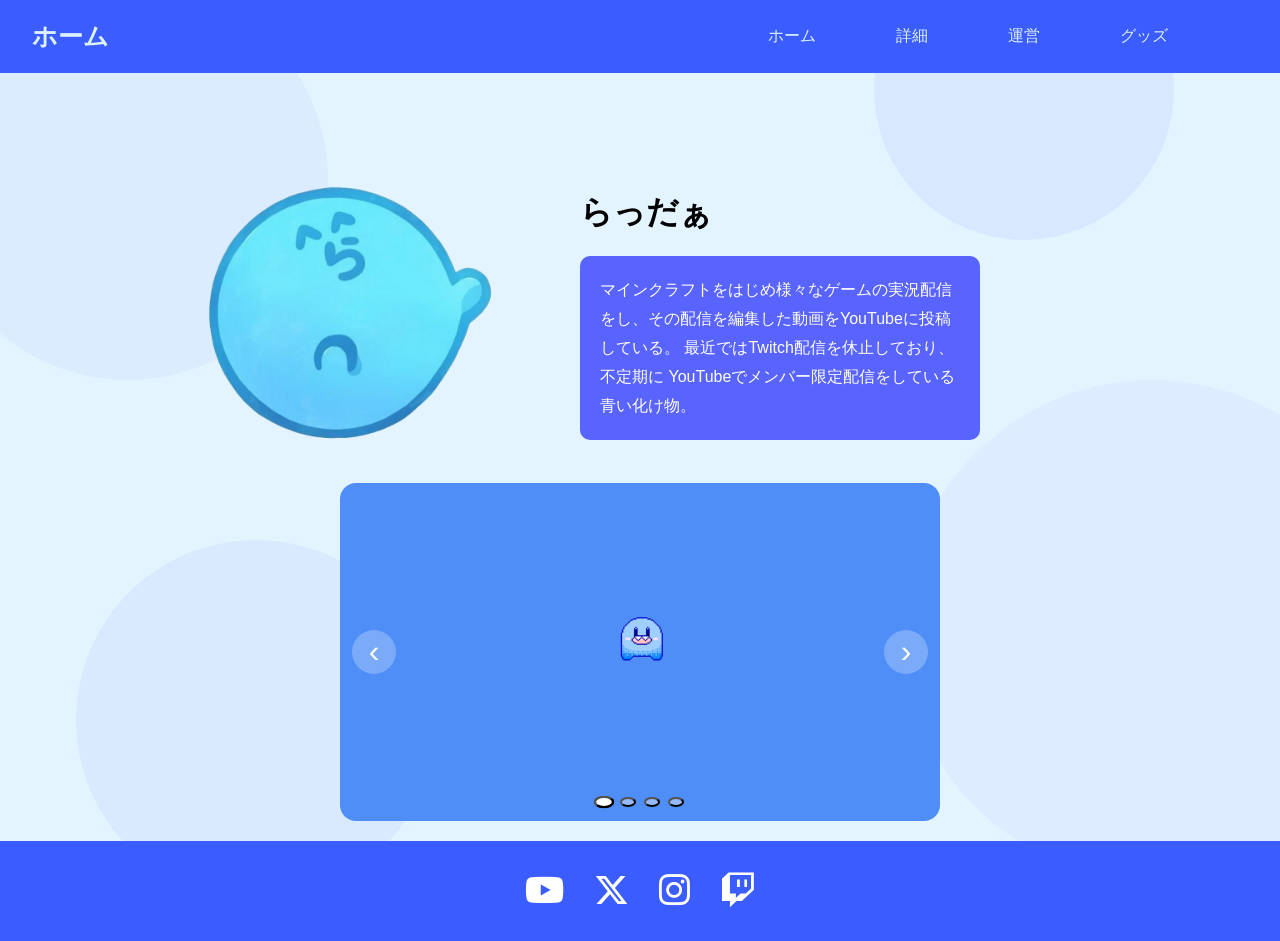
<file: index.html>
<!DOCTYPE html>
<html lang="ja">

<head>
    <meta charset="UTF-8">
    <meta name="viewport" content="width=device-width, initial-scale=1.0">
    <title>rader</title>
    <link rel="stylesheet" href="css/style.css">
    <link rel="stylesheet" href="https://cdnjs.cloudflare.com/ajax/libs/font-awesome/6.5.1/css/all.min.css">

</head>

<body>

    <!-- 今回追加：ポインターに追従する小さい画像 -->
    <img src="images/ratti.png" alt="" id="cursorImage">

    <header class="c-header c-hamburger-menu">
        <!-- 追記 クラスを追記 -->
        <a href="#" class="c-header__logo">ホーム</a>
        <input type="checkbox" name="hamburger" id="hamburger"
            class="c-hamburger-menu__input" /><!-- 追記 idはlabelのforと同じにする -->
        <label for="hamburger" class="c-hamburger-menu__bg"></label><!-- 追記 ハンバーガーメニューを開いた時の背景 -->
        <ul class="c-header__list c-hamburger-menu__list">
            <!-- 追記 クラスを追記 -->
            <li class="c-header__list-item">
                <a href="index.html" class="c-header__list-link">ホーム</a>
            </li>
            <li class="c-header__list-item">
                <a href="detail.html" class="c-header__list-link">詳細</a>
            </li>
            <li class="c-header__list-item">
                <a href="management.html" class="c-header__list-link">運営</a>
            </li>
            <li class="c-header__list-item">
                <a href="goods.html" class="c-header__list-link">グッズ</a>
            </li>

        </ul>
        <label for="hamburger" class="c-hamburger-menu__button"><!-- 追記 ハンバーガーメニューのボタン -->
            <span class="c-hamburger-menu__button-mark"></span>
            <span class="c-hamburger-menu__button-mark"></span>
            <span class="c-hamburger-menu__button-mark"></span>
        </label>
    </header>

    <div class="background-decoration">
        <svg width="100%" height="100%">
            <circle cx="10%" cy="20%" r="200" fill="#3b5cff" opacity="0.05" />
            <circle cx="80%" cy="10%" r="150" fill="#3b5cff" opacity="0.07" />
            <circle cx="90%" cy="70%" r="250" fill="#3b5cff" opacity="0.04" />
            <circle cx="20%" cy="80%" r="180" fill="#3b5cff" opacity="0.06" />
        </svg>
    </div>

    <div class="section">
        <img src="images/channels4_profile.png" class="main-image" width="300">
        <div class="text">
            <h1>らっだぁ</h1>
            <div class="f">
                <p>
                    マインクラフトをはじめ様々なゲームの実況配信をし、その配信を編集した動画をYouTubeに投稿している。
                    最近ではTwitch配信を休止しており、不定期に
                    YouTubeでメンバー限定配信をしている青い化け物。
                </p>
            </div>
        </div>
    </div>

    <div class="slider-wrapper">
        <div class="slider" id="slider">
            <div class="slide" style="background:#4f8ef7;">
                <div class="slide-link">
                    <iframe src="https://www.youtube.com/embed/MvbA5qmoMss?si=je-i9vZRw6g0GV79" title="YouTube video"
                        allowfullscreen>
                    </iframe>
                </div>
            </div>
            <div class="slide" style="background:#f76f4f;">
                <div class="slide-link">
                    <iframe src="https://www.youtube.com/embed/qb4EfbmQrr4?si=vndA-LwtJ5YhS6h2" title="YouTube video"
                        allowfullscreen>
                    </iframe>
                </div>
            </div>
            <div class="slide" style="background:#4fbf6f;">
                <div class="slide-link">
                    <iframe src="https://www.youtube.com/embed/WwktYZtp5Oo?si=7Ct6ToGmH6DI4aqP" title="YouTube video"
                        allowfullscreen>
                    </iframe>
                </div>
            </div>
            <div class="slide" style="background:#bf4fbf;">
                <div class="slide-link">
                    <iframe src="https://www.youtube.com/embed/QCZ8ks93rro?si=8pJiliLnhO_QRA0d" title="YouTube video"
                        allowfullscreen>
                    </iframe>
                </div>
            </div>
        </div>

        <button class="arrow prev" id="prevBtn">&#8249;</button>
        <button class="arrow next" id="nextBtn">&#8250;</button>

        <div class="dots" id="dots"></div>
    </div>


    <footer class="footer">
        <a href="https://www.youtube.com/@radaooo" target="_blank">
            <i class="fa-brands fa-youtube"></i>
        </a>

        <a href="https://x.com/radaokun" target="_blank">
            <i class="fa-brands fa-x-twitter"></i>
        </a>

        <a href="https://www.instagram.com/radaokun/" target="_blank">
            <i class="fa-brands fa-instagram"></i>
        </a>

        <a href="https://www.twitch.tv/rader?lang=ja" target="_blank">
            <i class="fa-brands fa-twitch"></i>
        </a>
    </footer>
    <script src="javascrpt/moveSliber.js"></script>
</body>

</html>
</file>
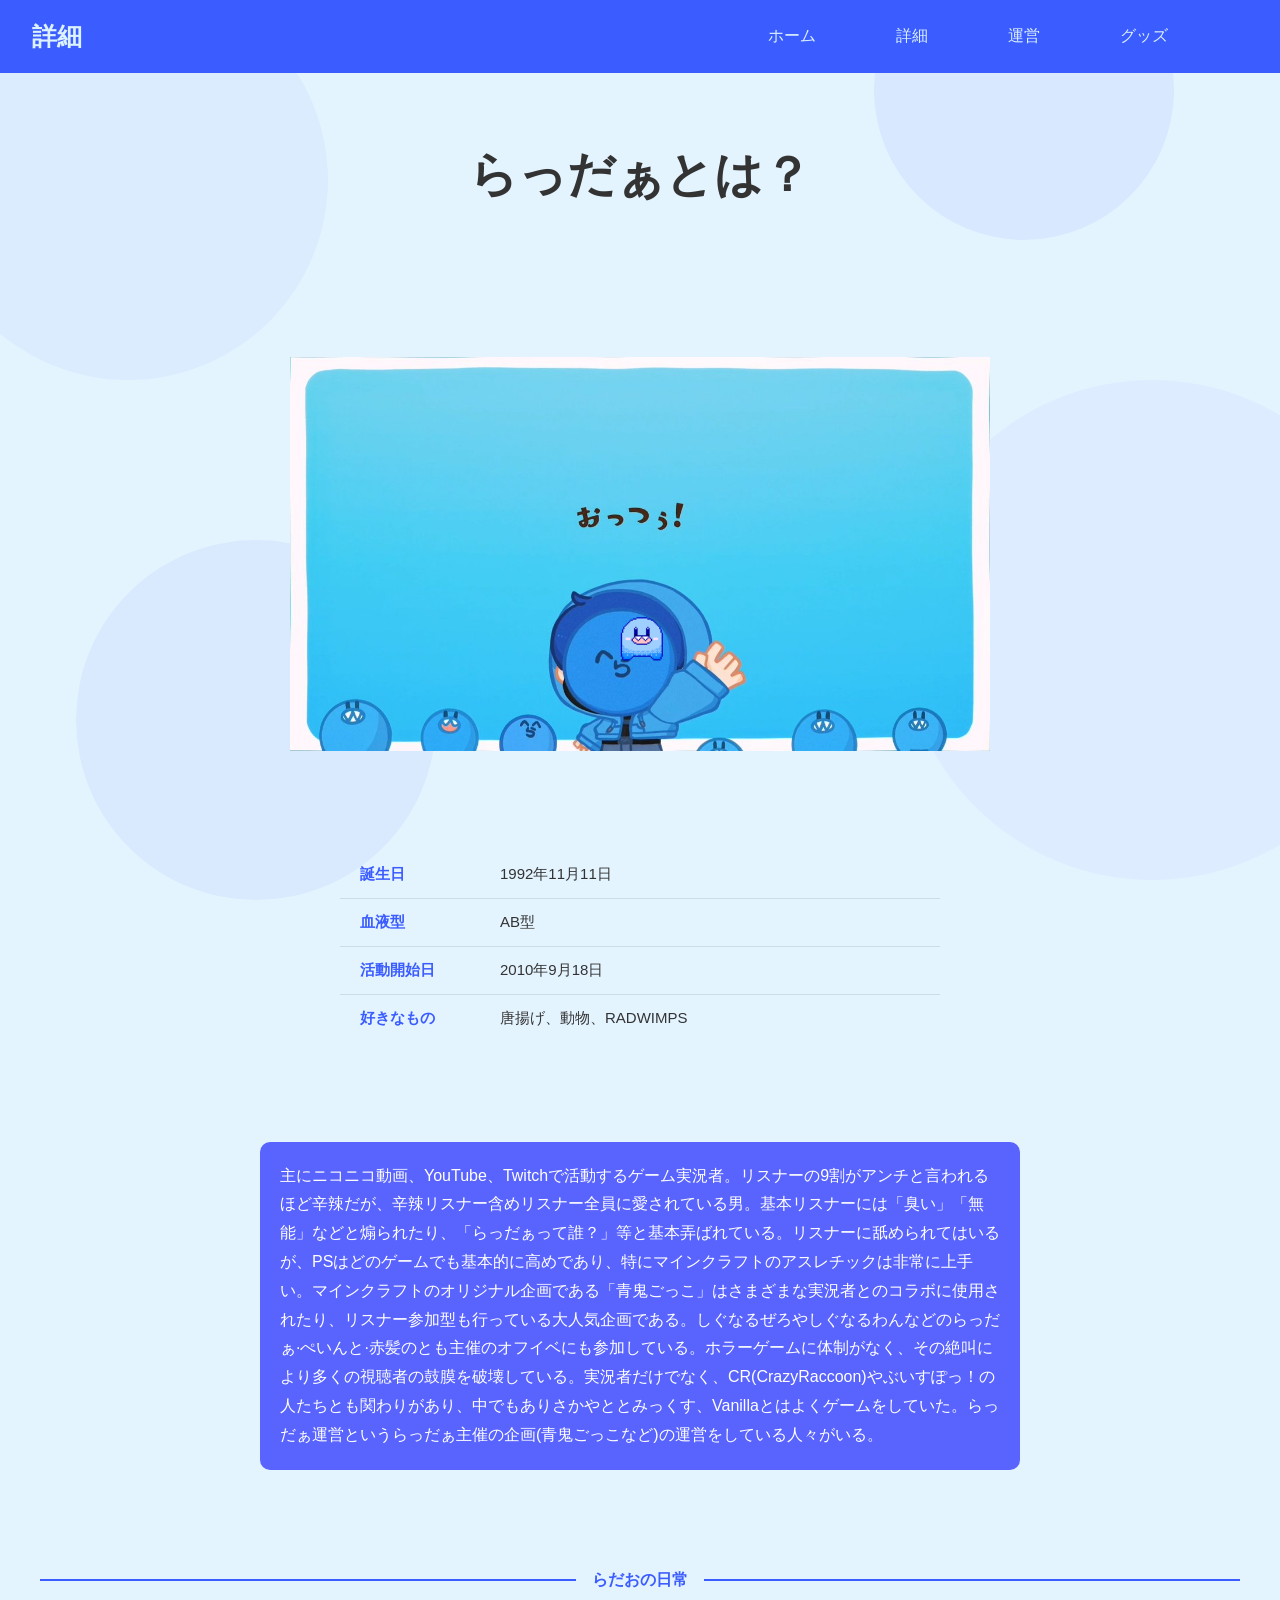
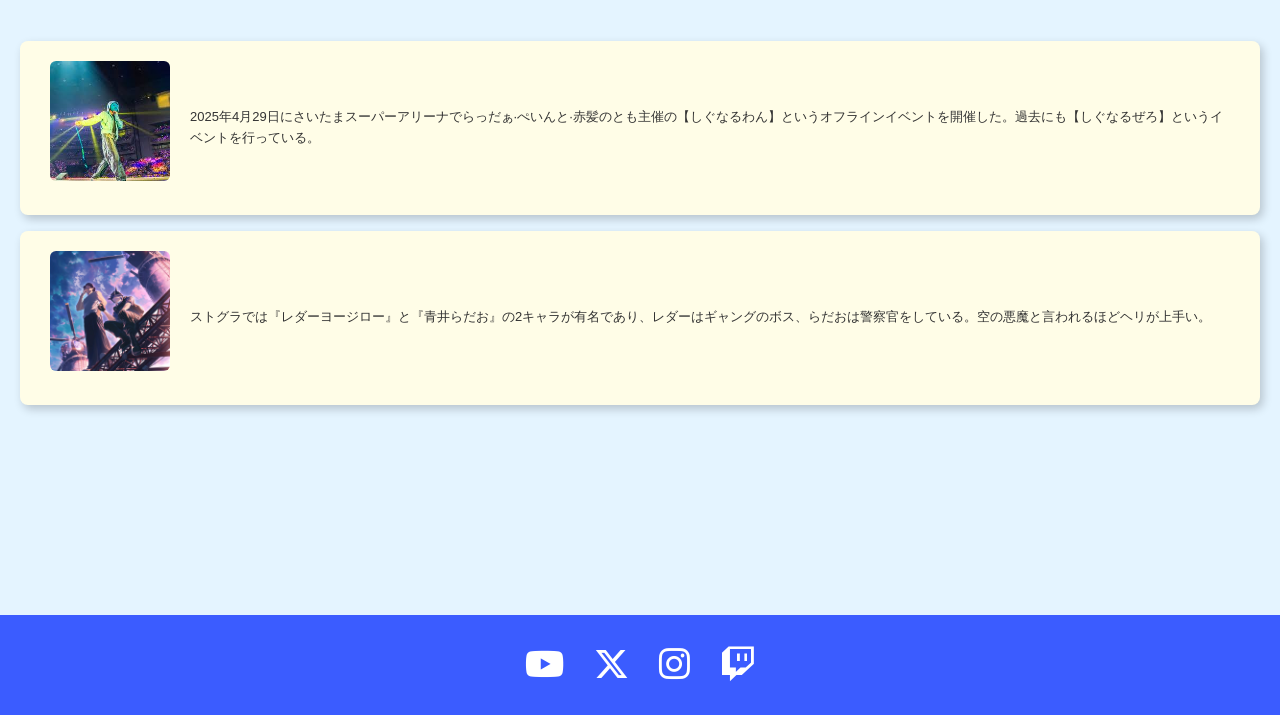
<file: detail.html>
<!DOCTYPE html>
<html lang="ja">

<head>
    <meta charset="UTF-8">
    <meta name="viewport" content="width=device-width, initial-scale=1.0">
    <title>詳細</title>
    <link rel="stylesheet" href="css/style.css">
    <link rel="stylesheet" href="https://cdnjs.cloudflare.com/ajax/libs/font-awesome/6.5.1/css/all.min.css">
    <link rel="stylesheet" href="https://cdn.jsdelivr.net/npm/swiper@11/swiper-bundle.min.css" />
</head>

<body>

    <img src="images/ratti.png" alt="" id="cursorImage">

    <header class="c-header c-hamburger-menu">
        <!-- 追記 クラスを追記 -->
        <a href="#" class="c-header__logo">詳細</a>
        <input type="checkbox" name="hamburger" id="hamburger"
            class="c-hamburger-menu__input" /><!-- 追記 idはlabelのforと同じにする -->
        <label for="hamburger" class="c-hamburger-menu__bg"></label><!-- 追記 ハンバーガーメニューを開いた時の背景 -->
        <ul class="c-header__list c-hamburger-menu__list">
            <!-- 追記 クラスを追記 -->
            <li class="c-header__list-item">
                <a href="index.html" class="c-header__list-link">ホーム</a>
            </li>
            <li class="c-header__list-item">
                <a href="detail.html" class="c-header__list-link">詳細</a>
            </li>
            <li class="c-header__list-item">
                <a href="management.html" class="c-header__list-link">運営</a>
            </li>
            <li class="c-header__list-item">
                <a href="goods.html" class="c-header__list-link">グッズ</a>
            </li>

        </ul>
        <label for="hamburger" class="c-hamburger-menu__button"><!-- 追記 ハンバーガーメニューのボタン -->
            <span class="c-hamburger-menu__button-mark"></span>
            <span class="c-hamburger-menu__button-mark"></span>
            <span class="c-hamburger-menu__button-mark"></span>
        </label>
    </header>

    <div class="background-decoration">
        <svg width="100%" height="100%">
            <circle cx="10%" cy="20%" r="200" fill="#3b5cff" opacity="0.05" />
            <circle cx="80%" cy="10%" r="150" fill="#3b5cff" opacity="0.07" />
            <circle cx="90%" cy="70%" r="250" fill="#3b5cff" opacity="0.04" />
            <circle cx="20%" cy="80%" r="180" fill="#3b5cff" opacity="0.06" />
        </svg>
    </div>

    <div class="text-detail">
        <h2>らっだぁとは？</h2>
    </div>

    <div class="section-detail">
        <img src="images/G9pZtm1a0AAZf0L.jpg" class="side-image" width="300">
        <table class="profile-table">
            <tr>
                <th>誕生日</th>
                <td>1992年11月11日</td>
            </tr>
            <tr>
                <th>血液型</th>
                <td>AB型</td>
            </tr>
            <tr>
                <th>活動開始日</th>
                <td>2010年9月18日</td>
            </tr>
            <tr>
                <th>好きなもの</th>
                <td>唐揚げ、動物、RADWIMPS</td>
            </tr>
        </table>
        <div class="text">
            <div class="x">
                <p>
                    主にニコニコ動画、YouTube、Twitchで活動するゲーム実況者。リスナーの9割がアンチと言われるほど辛辣だが、辛辣リスナー含めリスナー全員に愛されている男。基本リスナーには「臭い」「無能」などと煽られたり、「らっだぁって誰？」等と基本弄ばれている。リスナーに舐められてはいるが、PSはどのゲームでも基本的に高めであり、特にマインクラフトのアスレチックは非常に上手い。マインクラフトのオリジナル企画である「青鬼ごっこ」はさまざまな実況者とのコラボに使用されたり、リスナー参加型も行っている大人気企画である。しぐなるぜろやしぐなるわんなどのらっだぁ·ぺいんと·赤髪のとも主催のオフイベにも参加している。ホラーゲームに体制がなく、その絶叫により多くの視聴者の鼓膜を破壊している。実況者だけでなく、CR(CrazyRaccoon)やぶいすぽっ！の人たちとも関わりがあり、中でもありさかやととみっくす、Vanillaとはよくゲームをしていた。らっだぁ運営というらっだぁ主催の企画(青鬼ごっこなど)の運営をしている人々がいる。
                </p>
            </div>
        </div>
    </div>

    <div class="divider">
        <span>らだおの日常</span>
    </div>


    <div class="notes-wrap">
        <div class="sticky-note" data-delay="0">
            <a href="https://getnews.jp/mcn/signalone">
            <img src="images/images.jpg" alt="">
            </a>
            <p>2025年4月29日にさいたまスーパーアリーナでらっだぁ·ぺいんと·赤髪のとも主催の【しぐなるわん】というオフラインイベントを開催した。過去にも【しぐなるぜろ】というイベントを行っている。</p>
        </div>
        <div class="sticky-note" data-delay="200">
            <a href="https://youtube.com/playlist?list=PLbF1amD14adVGcJ9E-494F4fTy6TItlr_&si=ek-zAmM88AFwKzcK">
            <img src="images/stgr.webp" alt="">
            </a>
            <p>ストグラでは『レダーヨージロー』と『青井らだお』の2キャラが有名であり、レダーはギャングのボス、らだおは警察官をしている。空の悪魔と言われるほどヘリが上手い。</p>
        </div>
        <div class="sticky-note" data-delay="400">
            <a href="https://www.instagram.com/p/DS49WEIAUZM/?igsh=MWJ1OHRhbnpqa2oxNQ==">
            <img src="images/images (1).jpg" alt="">
            </a>
            <p>最近はスノボにハマっており、今年はCRのVanillaやととみっくすと滑りにゲレンデに現れていた。新潟にもよく滑りに来ているらしい。</p>
        </div>
    </div>

    <footer class="footer">
        <a href="https://www.youtube.com/@radaooo" target="_blank">
            <i class="fa-brands fa-youtube"></i>
        </a>

        <a href="https://x.com/radaokun" target="_blank">
            <i class="fa-brands fa-x-twitter"></i>
        </a>

        <a href="https://www.instagram.com/radaokun/" target="_blank">
            <i class="fa-brands fa-instagram"></i>
        </a>

        <a href="https://www.twitch.tv/rader?lang=ja" target="_blank">
            <i class="fa-brands fa-twitch"></i>
        </a>
    </footer>
    <script src="javascrpt/moveSliber.js"></script>
    <script>
        const notes = document.querySelectorAll('.sticky-note');

        const observer = new IntersectionObserver((entries) => {
            entries.forEach(entry => {
                if (entry.isIntersecting) {
                    const delay = entry.target.dataset.delay || 0;
                    setTimeout(() => {
                        entry.target.classList.add('visible');
                    }, delay);
                }
            });
        }, { threshold: 0.2 });

        notes.forEach(note => observer.observe(note));
    </script>
</body>

</html>
</file>
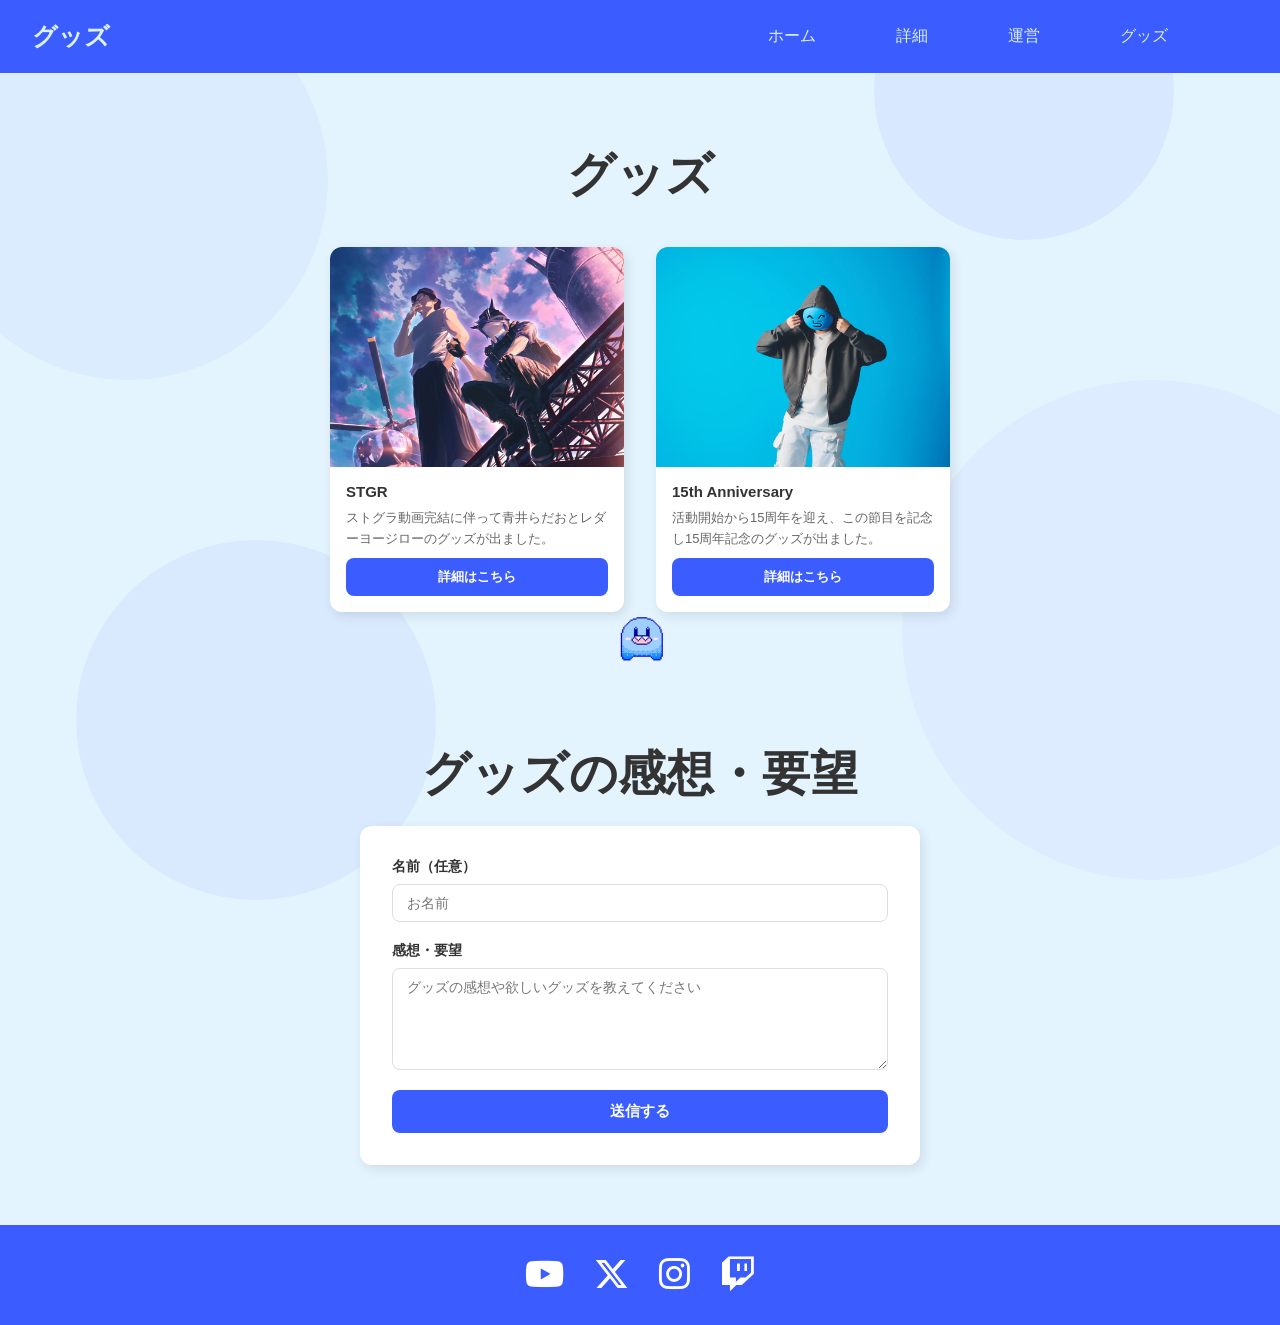
<file: goods.html>
<!DOCTYPE html>
<html lang="ja">

<head>
    <meta charset="UTF-8">
    <meta name="viewport" content="width=device-width, initial-scale=1.0">
    <title>グッズ</title>
    <link rel="stylesheet" href="css/style.css">
    <link rel="stylesheet" href="https://cdnjs.cloudflare.com/ajax/libs/font-awesome/6.5.1/css/all.min.css">
</head>

<body>

    <img src="images/ratti.png" alt="" id="cursorImage">

    <header class="c-header c-hamburger-menu">
        <!-- 追記 クラスを追記 -->
        <a href="#" class="c-header__logo">グッズ</a>
        <input type="checkbox" name="hamburger" id="hamburger"
            class="c-hamburger-menu__input" /><!-- 追記 idはlabelのforと同じにする -->
        <label for="hamburger" class="c-hamburger-menu__bg"></label><!-- 追記 ハンバーガーメニューを開いた時の背景 -->
        <ul class="c-header__list c-hamburger-menu__list">
            <!-- 追記 クラスを追記 -->
            <li class="c-header__list-item">
                <a href="index.html" class="c-header__list-link">ホーム</a>
            </li>
            <li class="c-header__list-item">
                <a href="detail.html" class="c-header__list-link">詳細</a>
            </li>
            <li class="c-header__list-item">
                <a href="management.html" class="c-header__list-link">運営</a>
            </li>
            <li class="c-header__list-item">
                <a href="goods.html" class="c-header__list-link">グッズ</a>
            </li>

        </ul>
        <label for="hamburger" class="c-hamburger-menu__button"><!-- 追記 ハンバーガーメニューのボタン -->
            <span class="c-hamburger-menu__button-mark"></span>
            <span class="c-hamburger-menu__button-mark"></span>
            <span class="c-hamburger-menu__button-mark"></span>
        </label>
    </header>

    <div class="background-decoration">
        <svg width="100%" height="100%">
            <circle cx="10%" cy="20%" r="200" fill="#3b5cff" opacity="0.05" />
            <circle cx="80%" cy="10%" r="150" fill="#3b5cff" opacity="0.07" />
            <circle cx="90%" cy="70%" r="250" fill="#3b5cff" opacity="0.04" />
            <circle cx="20%" cy="80%" r="180" fill="#3b5cff" opacity="0.06" />
        </svg>
    </div>

    <div class="text-detail">
        <h2>グッズ</h2>
    </div>

    <div class="goods-list">
        <div class="goods-card">
            <img src="images/stgr (1).webp" alt="グッズ名">
            <div class="goods-card__info">
                <h3>STGR</h3>
                <p>ストグラ動画完結に伴って青井らだおとレダーヨージローのグッズが出ました。</p>
                <a href="https://rader-shop.com/collections/stgr" target="_blank" class="goods-btn">詳細はこちら</a>
            </div>
        </div>
        <div class="goods-card">
            <img src="images/footer_75002134-2767-4610-ae44-32c673217078.webp" alt="グッズ名">
            <div class="goods-card__info">
                <h3>15th Anniversary</h3>
                <p>活動開始から15周年を迎え、この節目を記念し15周年記念のグッズが出ました。</p>
                <a href="https://rader-shop.com/collections/15th" target="_blank" class="goods-btn">詳細はこちら</a>
            </div>
        </div>
    </div>

    <div class="text-detail">
        <h2>グッズの感想・要望</h2>
    </div>

    <div class="contact-wrap">
        <form class="contact-form">
            <div class="contact-form__group">
                <label for="name">名前（任意）</label>
                <input type="text" id="name" name="name" placeholder="お名前">
            </div>
            <div class="contact-form__group">
                <label for="message">感想・要望</label>
                <textarea id="message" name="message" placeholder="グッズの感想や欲しいグッズを教えてください" rows="5"></textarea>
            </div>
            <button type="submit" class="contact-btn">送信する</button>
        </form>
    </div>

    <footer class="footer">
        <a href="https://www.youtube.com/@radaooo" target="_blank">
            <i class="fa-brands fa-youtube"></i>
        </a>

        <a href="https://x.com/radaokun" target="_blank">
            <i class="fa-brands fa-x-twitter"></i>
        </a>

        <a href="https://www.instagram.com/radaokun/" target="_blank">
            <i class="fa-brands fa-instagram"></i>
        </a>

        <a href="https://www.twitch.tv/rader?lang=ja" target="_blank">
            <i class="fa-brands fa-twitch"></i>
        </a>
    </footer>
    <script src="javascrpt/moveSliber.js"></script>
</body>

</html>
</file>
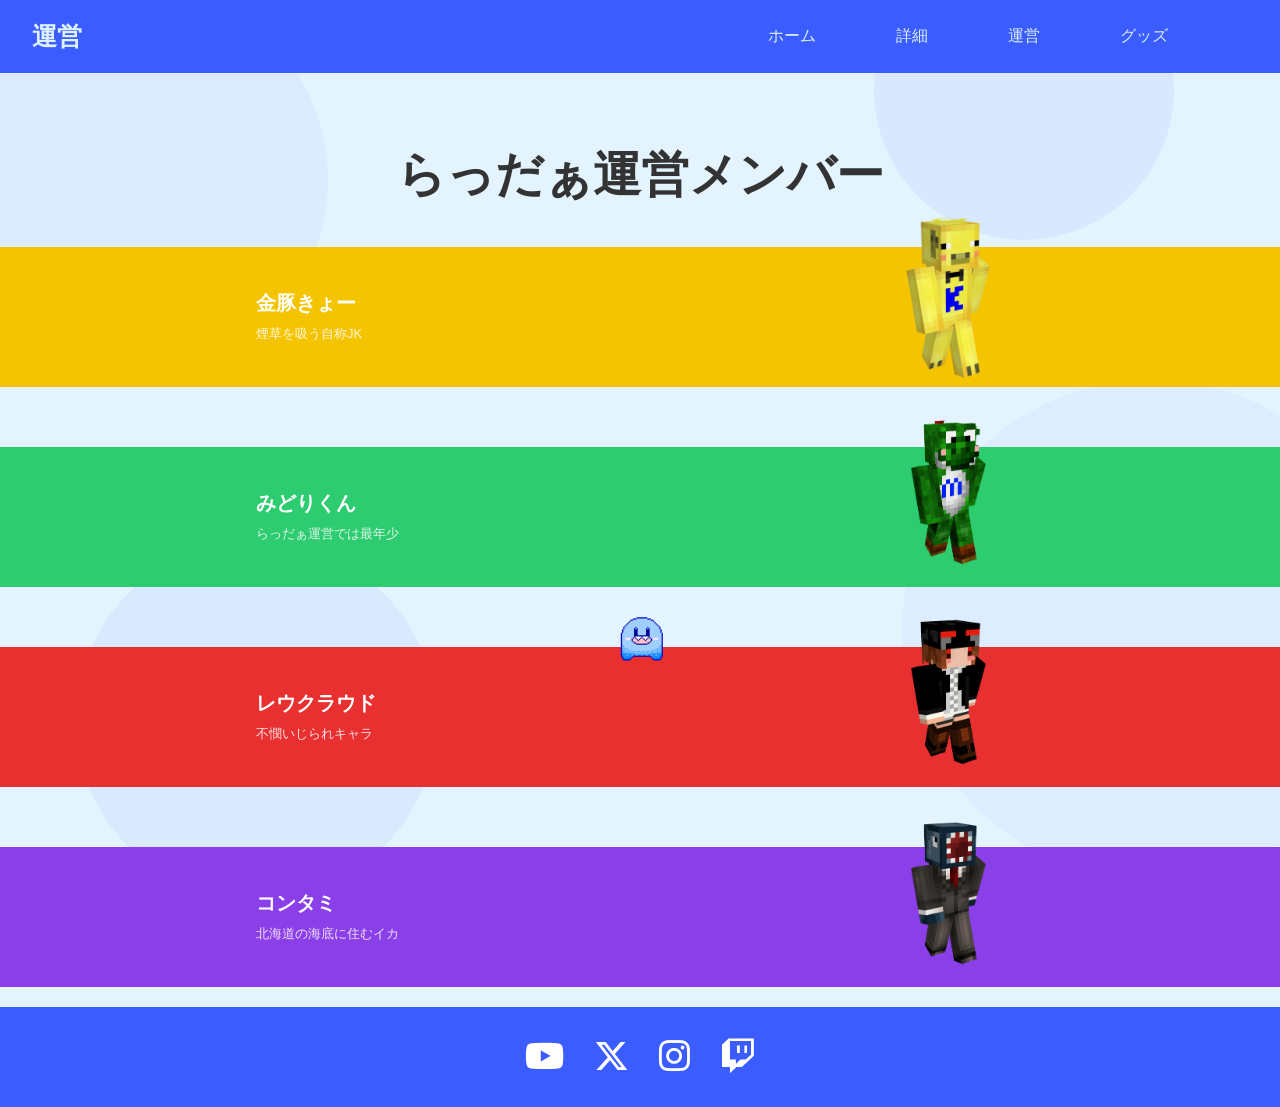
<file: management.html>
<!DOCTYPE html>
<html lang="ja">

<head>
    <meta charset="UTF-8">
    <meta name="viewport" content="width=device-width, initial-scale=1.0">
    <title>運営</title>
    <link rel="stylesheet" href="css/style.css">
    <link rel="stylesheet" href="https://cdnjs.cloudflare.com/ajax/libs/font-awesome/6.5.1/css/all.min.css">
</head>

<body>

    <img src="images/ratti.png" alt="" id="cursorImage">

    <header class="c-header c-hamburger-menu">
        <!-- 追記 クラスを追記 -->
        <a href="#" class="c-header__logo">運営</a>
        <input type="checkbox" name="hamburger" id="hamburger"
            class="c-hamburger-menu__input" /><!-- 追記 idはlabelのforと同じにする -->
        <label for="hamburger" class="c-hamburger-menu__bg"></label><!-- 追記 ハンバーガーメニューを開いた時の背景 -->
        <ul class="c-header__list c-hamburger-menu__list">
            <!-- 追記 クラスを追記 -->
            <li class="c-header__list-item">
                <a href="index.html" class="c-header__list-link">ホーム</a>
            </li>
            <li class="c-header__list-item">
                <a href="detail.html" class="c-header__list-link">詳細</a>
            </li>
            <li class="c-header__list-item">
                <a href="management.html" class="c-header__list-link">運営</a>
            </li>
            <li class="c-header__list-item">
                <a href="goods.html" class="c-header__list-link">グッズ</a>
            </li>

        </ul>
        <label for="hamburger" class="c-hamburger-menu__button"><!-- 追記 ハンバーガーメニューのボタン -->
            <span class="c-hamburger-menu__button-mark"></span>
            <span class="c-hamburger-menu__button-mark"></span>
            <span class="c-hamburger-menu__button-mark"></span>
        </label>
    </header>

    <div class="background-decoration">
        <svg width="100%" height="100%">
            <circle cx="10%" cy="20%" r="200" fill="#3b5cff" opacity="0.05" />
            <circle cx="80%" cy="10%" r="150" fill="#3b5cff" opacity="0.07" />
            <circle cx="90%" cy="70%" r="250" fill="#3b5cff" opacity="0.04" />
            <circle cx="20%" cy="80%" r="180" fill="#3b5cff" opacity="0.06" />
        </svg>
    </div>

    <div class="text-detail">
        <h2>らっだぁ運営メンバー</h2>
    </div>

    <div class="member-list">
        <div class="member-card member-card--yellow">
            <div class="member-card__info">
                <h3>金豚きょー</h3>
                <p>煙草を吸う自称JK</p>
            </div>
            <img src="images/body.png" alt="メンバー名1" class="member-card__img">
        </div>
        <div class="member-card member-card--green">
            <div class="member-card__info">
                <h3>みどりくん</h3>
                <p>らっだぁ運営では最年少</p>
            </div>
            <img src="images/ダウンロード (2).png" alt="メンバー名2" class="member-card__img">
        </div>
        <div class="member-card member-card--red">
            <div class="member-card__info">
                <h3>レウクラウド</h3>
                <p>不憫いじられキャラ</p>
            </div>
            <img src="images/ダウンロード (1).png" alt="メンバー名3" class="member-card__img">
        </div>
        <div class="member-card member-card--purple">
            <div class="member-card__info">
                <h3>コンタミ</h3>
                <p>北海道の海底に住むイカ</p>
            </div>
            <img src="images/ダウンロード.png" alt="メンバー名4" class="member-card__img">
        </div>
    </div>

    <footer class="footer">
        <a href="https://www.youtube.com/@radaooo" target="_blank">
            <i class="fa-brands fa-youtube"></i>
        </a>

        <a href="https://x.com/radaokun" target="_blank">
            <i class="fa-brands fa-x-twitter"></i>
        </a>

        <a href="https://www.instagram.com/radaokun/" target="_blank">
            <i class="fa-brands fa-instagram"></i>
        </a>

        <a href="https://www.twitch.tv/rader?lang=ja" target="_blank">
            <i class="fa-brands fa-twitch"></i>
        </a>
    </footer>
    <script src="javascrpt/moveSliber.js"></script>

    <script>
        const cards = document.querySelectorAll('.member-card');

        const observer = new IntersectionObserver((entries) => {
            entries.forEach(entry => {
                if (entry.isIntersecting) {
                    const index = Array.from(cards).indexOf(entry.target);
                    setTimeout(() => {
                        entry.target.classList.add('visible');
                    }, index * 250); /* 1枚ごとに0.25秒ずらす */
                    observer.unobserve(entry.target);
                }
            });
        }, { threshold: 0.1 });

        cards.forEach(card => observer.observe(card));
    </script>
</body>

</html>
</file>
<file: css/style.css>
body {

  margin: 0;

  background-color: rgb(228, 244, 255);

  font-family: sans-serif;

  display: flex;

  flex-direction: column;

  min-height: 10px;

}

.background-decoration {

  position: fixed;

  top: 0;

  left: 0;

  width: 100%;

  height: 100%;

  pointer-events: none;

  z-index: -1;

  overflow: hidden;

}

#cursorImage {
  position: fixed;
  top: 0;
  left: 0;
  width: 60px;
  height: 60px;
  object-fit: contain;
  pointer-events: none;
  transform: translate(-50%, -50%);
  transition: transform 0.1s ease;
  z-index: 9999;
}

html,
body {

  margin: 0;

  padding: 0;

  min-height: 100%;

}

* {

  box-sizing: border-box;

}

.c-header {

  align-items: center;

  background-color: #3b5cff;

  box-sizing: border-box;

  display: flex;

  justify-content: space-between;

  padding: 1rem 2rem;

  width: 100%;

}

.c-header__logo {

  color: #ddf2ff;

  min-width: 300px;

  text-decoration: none;

  font-size: 25px;

  font-weight: bold;

}

.c-header__list {

  box-sizing: border-box;

  display: flex;

  margin: 0;

  padding: 0;

}

.c-header__list-item {

  list-style: none;

}

.c-header__list-link {

  color: #ddf2ff;

  display: block;

  margin-right: 80px;

  text-decoration: none;

  padding: 10px 0;

}

.c-header__list-link:hover {

  filter: opacity(0.5);

}

.c-hamburger-menu {

  position: relative;

}

@media screen and (max-width: 750px) {

  .c-hamburger-menu__list {

    background-color: #3b5cff;

    align-items: flex-start;

    display: flex;

    flex-direction: column;

    left: 0;

    padding: 2rem;

    position: absolute;

    transform: translateX(-100%);

    transition: 0.3s;

    top: 100%;

    width: 100%;

  }

  #hamburger:checked~.c-hamburger-menu__list {

    transform: translateX(0%);

    transition: 0.3s;

  }

}

.c-hamburger-menu__input {

  display: none;

}

.c-hamburger-menu__bg {

  background-color: #ddf2ff;

  cursor: pointer;

  display: none;

  height: 100vh;

  left: 0;

  opacity: 0.5;

  position: absolute;

  top: 0;

  width: 100%;

  z-index: -1;

}

#hamburger:checked~.c-hamburger-menu__bg {

  display: block;

}

.c-hamburger-menu__button {

  display: none;

}

.c-hamburger-menu__list {

  z-index: 100;
  /* 追加 */

}

@media screen and (max-width: 750px) {

  .c-hamburger-menu__button {

    align-items: center;

    appearance: none;

    background-color: transparent;

    border: none;

    cursor: pointer;

    display: flex;

    flex-direction: column;

    gap: 5px;

    height: 40px;

    justify-content: center;

    width: 40px;

  }

}

.c-hamburger-menu__button-mark {

  background-color: #ddf2ff;

  display: block;

  height: 2px;

  transition: 0.3s;

  width: 23px;

}

@media screen and (max-width: 750px) {

  #hamburger:checked~.c-hamburger-menu__button .c-hamburger-menu__button-mark:nth-of-type(1) {

    transform: translate(2px, 1px) rotate(45deg);

    transform-origin: 0%;

  }

  #hamburger:checked~.c-hamburger-menu__button .c-hamburger-menu__button-mark:nth-of-type(2) {

    opacity: 0;

  }

  #hamburger:checked~.c-hamburger-menu__button .c-hamburger-menu__button-mark:nth-of-type(3) {

    transform: translate(2px, 3px) rotate(-45deg);

    transform-origin: 0%;

  }

}

.main-image {

  width: 30%;

  margin-top: 70px;

  margin-left: 0;

  max-width: 300px;

}

.section {

  display: flex;

  justify-content: center;

  align-items: center;

  gap: 80px;

  padding: 20px;

  flex-wrap: nowrap;

}

.section .text {

  margin-top: 70px;

}

.section .text p {

  border: none;

  padding: 20px;

  background-color: rgb(89, 100, 255);

  font-size: clamp(16px, 1.25vw, 20px);

  line-height: 1.8;

  max-width: 500px;

  width: 80%;

  border-radius: 10px;

  color: white;

}

@media screen and (max-width: 900px) {

  .section {

    flex-direction: column;

    align-items: center;

  }

  .main-image {

    margin-left: 0;
    margin-top: 20px;

  }

  .section .text p {

    width: 90%;

  }

}

.f {

  width: 100%;

  max-width: 800px;

  margin: 0 auto;

}

/* ===== スライダー ===== */

.slider-wrapper {

  position: relative;

  width: 600px;

  max-width: 100%;

  overflow: hidden;

  border-radius: 16px;

  user-select: none;

  margin: 0 auto;

  margin-bottom: 20px;

}

.slider {

  display: flex;

  transition: transform 0.35s ease;

  will-change: transform;

  cursor: grab;

}

.slider.grabbing {

  cursor: grabbing;

  transition: none;

}

.slide {

  flex: 0 0 100%;

  aspect-ratio: 16 / 9;

  position: relative;

}

.slide iframe {

  position: absolute;

  top: 0;

  left: 0;

  width: 100%;

  height: 100%;

  border: none;

}

/* ===== 矢印ボタン ===== */

.arrow {

  position: absolute;

  top: 50%;

  transform: translateY(-50%);

  background: rgba(255, 255, 255, 0.25);

  border: none;

  color: #fff;

  font-size: 2rem;

  width: 44px;

  height: 44px;

  border-radius: 50%;

  cursor: pointer;

  display: flex;

  align-items: center;

  justify-content: center;

  transition: background 0.2s;

  z-index: 10;

}

.arrow:hover {

  background: rgba(255, 255, 255, 0.5);

}

.prev {
  left: 12px;
}

.next {
  right: 12px;
}

/* ===== ドット ===== */

.dots {

  position: absolute;

  bottom: 14px;

  width: 100%;

  display: flex;

  justify-content: center;

  gap: 8px;

}

.dot {

  width: 10px;

  height: 10px;

  border-radius: 50%;

  background: rgba(255, 255, 255, 0.4);

  cursor: pointer;

  transition: background 0.2s, transform 0.2s;

}

.dot.active {

  background: #fff;

  transform: scale(1.3);

}

/* ===== フッター ===== */

.footer {

  background-color: #3b5cff;

  padding: 30px;

  display: flex;

  justify-content: center;

  gap: 30px;

}

.footer a {

  color: white;

  font-size: 35px;

  transition: 0.3s;

}

.footer a:hover {

  opacity: 0.7;

  transform: scale(1.2);

}

/* ===== 詳細ページ ===== */

.side-image {

  width: 70%;

  margin-top: 60px;

  margin-left: 0;

  max-width: 700px;

}

.section-detail {

  display: flex;

  justify-content: center;

  align-items: center;

  gap: 80px;

  padding: 70px 20px;

  flex-wrap: wrap;

  flex-direction: column;

}

.section-detail .text p {
  border: none;
  padding: 20px;
  background-color: rgb(89, 100, 255);
  font-size: clamp(16px, 1.25vw, 20px);
  line-height: 1.8;
  max-width: 800px;
  width: 95%;
  border-radius: 10px;
  color: white;
  margin: 0 auto;
}

@media screen and (max-width: 900px) {
  .section-detail {
    gap: 30px;
  }

  .side-image {
    width: 90%;
    margin-left: 0;
  }

  .section-detail .text p {
    width: 90%;
    font-size: 18px;
  }
}

.profile-table {
  border-collapse: collapse;
  width: 100%;
  max-width: 600px;
  margin: 20px auto;
}

.profile-table th,
.profile-table td {
  padding: 14px 20px;
  text-align: left;
  border-bottom: 1px solid rgba(0, 0, 0, 0.1);
  font-size: 15px;
}

.profile-table th {
  width: 140px;
  color: #3b5cff;
  font-weight: bold;
  white-space: nowrap;
}

.profile-table td {
  color: #333;
}

.profile-table tr:last-child th,
.profile-table tr:last-child td {
  border-bottom: none;
}

.x {
  width: 100%;
  max-width: 800px;
  margin: 0 auto;
  flex: 1;
}

.text-detail {
  text-align: center;
  margin-top: 30px;
  margin-bottom: 10px;
  padding: 0 20px;
}

.text-detail h2 {
  font-size: clamp(28px, 4vw, 48px);
  color: #333;
  margin-bottom: 10px;
}

.divider {
  display: flex;
  align-items: center;
  text-align: center;
  margin: 30px 40px;
  gap: 16px;
}

.divider::before,
.divider::after {
  content: '';
  flex: 1;
  border-top: 2px solid #3b5cff;
}

.divider span {
  color: #3b5cff;
  font-size: 16px;
  font-weight: bold;
  white-space: nowrap;
}


.sticky-note {
  background-color: #fffde7;
  border-radius: 8px;
  padding: 20px 30px;
  /* 上下20px 左右30px に拡大 */
  width: 100%;
  /* 160px → 420px に拡大 */
  max-width: 100%;
  /* スマホでもはみ出さないように */
  box-shadow: 3px 4px 10px rgba(0, 0, 0, 0.2);
  text-align: left;
  position: relative;
  margin: 0 auto;
  /* ← 追加：中央寄せ */
  display: flex;
  align-items: center;
  gap: 20px;
  box-sizing: border-box;
  opacity: 0;
  transform: translateX(80px);
  transition: opacity 0.6s ease, transform 0.6s ease;
}

.sticky-note.visible {
  opacity: 1;
  transform: translateX(0);
}

.sticky-note img {
  width: 120px;
  /* 横に大きくなったので画像サイズも調整 */
  height: 120px;
  object-fit: cover;
  border-radius: 6px;
  margin-bottom: 10px;
  flex-shrink: 0;
}

.sticky-note p {
  font-size: 13px;
  color: #333;
  line-height: 1.6;
  margin: 0;
  background-color: transparent;
  border-radius: 0;
  padding: 0;
  width: 100%;
  max-width: 100%;
}

.notes-wrap {
  display: flex;
  flex-direction: column;
  gap: 16px;
  padding: 20px;
  width: 100%;
  box-sizing: border-box;
  overflow-x: hidden;
}

.member-list {
  display: flex;
  flex-direction: column;
  gap: 60px;
  padding: 20px 0;
  max-width: 100%;
  margin: 0 auto;
  width: 100%;
  box-sizing: border-box;
}

.member-card {
  position: relative;
  border-radius: 0;
  height: 140px;
  display: flex;
  align-items: center;
  overflow: visible;
  /* 画像がはみ出るのでvisible */

  opacity: 0;
  transform: translateX(-60px);
  transition: opacity 0.6s ease, transform 0.6s ease;
}

.member-card__info {
  position: relative;
  z-index: 2;
  padding: 0 0 0 20%;
  flex: 1;

  opacity: 0;
  transform: translateX(-30px);
  transition: opacity 0.5s ease 0.3s, transform 0.5s ease 0.3s;
}

.member-card__info h3 {
  margin: 0 0 8px;
  font-size: 20px;
  font-weight: 700;
  color: white;
}

.member-card.visible {
  opacity: 1;
  transform: translateX(0);
}

.member-card__info p {
  margin: 0;
  font-size: 13px;
  color: rgba(255, 255, 255, 0.85);
}

.member-card__img {
  position: absolute;
  right: 20%;
  bottom: 0;
  /* 下から画像がはみ出す */
  z-index: 2;
  height: 180px;
  /* カードより30px大きくはみ出る */
  width: 150px;
  object-fit: contain;
  opacity: 0;
  transform: translateY(40px);
  transition: opacity 0.6s ease 0.5s, transform 0.6s ease 0.5s;
}

.member-card.visible .member-card__info {
  opacity: 1;
  transform: translateX(0);
}

.member-card.visible .member-card__img {
  opacity: 1;
  transform: translateY(0);
}

/* イメージカラー：4人分を実際の色に変えてください */
.member-card--yellow {
  background-color: #f5c400;
}

.member-card--green {
  background-color: #2ecc71;
}

.member-card--red {
  background-color: #e83030;
}

.member-card--purple {
  background-color: #8b3fe8;
}

.goods-list {
  display: grid;
  grid-template-columns: repeat(auto-fill, minmax(200px, 1fr));
  gap: 32px;
  padding: 20px 40px 60px;
  max-width: 700px;
  margin: 0 auto;
  width: 100%;
  box-sizing: border-box;
}

.goods-card {
  background-color: white;
  border-radius: 12px;
  box-shadow: 3px 4px 12px rgba(0, 0, 0, 0.1);
  overflow: hidden;
  display: flex;
  flex-direction: column;
}

.goods-card img {
  width: 100%;
  aspect-ratio: 4 / 3;
  object-fit: cover;
}

.goods-card__info {
  padding: 16px;
  display: flex;
  flex-direction: column;
  gap: 8px;
  flex: 1;
}

.goods-card__info h3 {
  margin: 0;
  font-size: 15px;
  color: #333;
  font-weight: bold;
}

.goods-card__info p {
  margin: 0;
  font-size: 13px;
  color: #666;
  line-height: 1.6;
  flex: 1;
}

.goods-btn {
  display: block;
  text-align: center;
  background-color: #3b5cff;
  color: white;
  text-decoration: none;
  padding: 10px;
  border-radius: 8px;
  font-size: 13px;
  font-weight: bold;
  transition: 0.3s;
  margin-top: auto;
}

.goods-btn:hover {
  opacity: 0.8;
  transform: scale(1.02);
}

@media screen and (max-width: 600px) {
  .goods-list {
    grid-template-columns: 1fr;
    padding: 20px 16px 60px;
    gap: 16px;
  }
}

.contact-wrap {
  max-width: 600px;
  margin: 0 auto 60px;
  padding: 0 20px;
  width: 100%;
  box-sizing: border-box;
}

.contact-form {
  background-color: white;
  border-radius: 12px;
  box-shadow: 3px 4px 12px rgba(0, 0, 0, 0.1);
  padding: 32px;
  display: flex;
  flex-direction: column;
  gap: 20px;
}

.contact-form__group {
  display: flex;
  flex-direction: column;
  gap: 8px;
}

.contact-form__group label {
  font-size: 14px;
  font-weight: bold;
  color: #333;
}

.contact-form__group input,
.contact-form__group textarea {
  border: 1px solid #ddd;
  border-radius: 8px;
  font-size: 14px;
  outline: none;
  padding: 10px 14px;
  transition: border 0.2s;
  font-family: sans-serif;
}

.contact-form__group input:focus,
.contact-form__group textarea:focus {
  border-color: #3b5cff;
}

.contact-btn {
  background-color: #3b5cff;
  border: none;
  border-radius: 8px;
  color: white;
  cursor: pointer;
  font-size: 15px;
  font-weight: bold;
  padding: 12px;
  transition: 0.3s;
}

.contact-btn:hover {
  opacity: 0.8;
  transform: scale(1.02);
}
</file>
